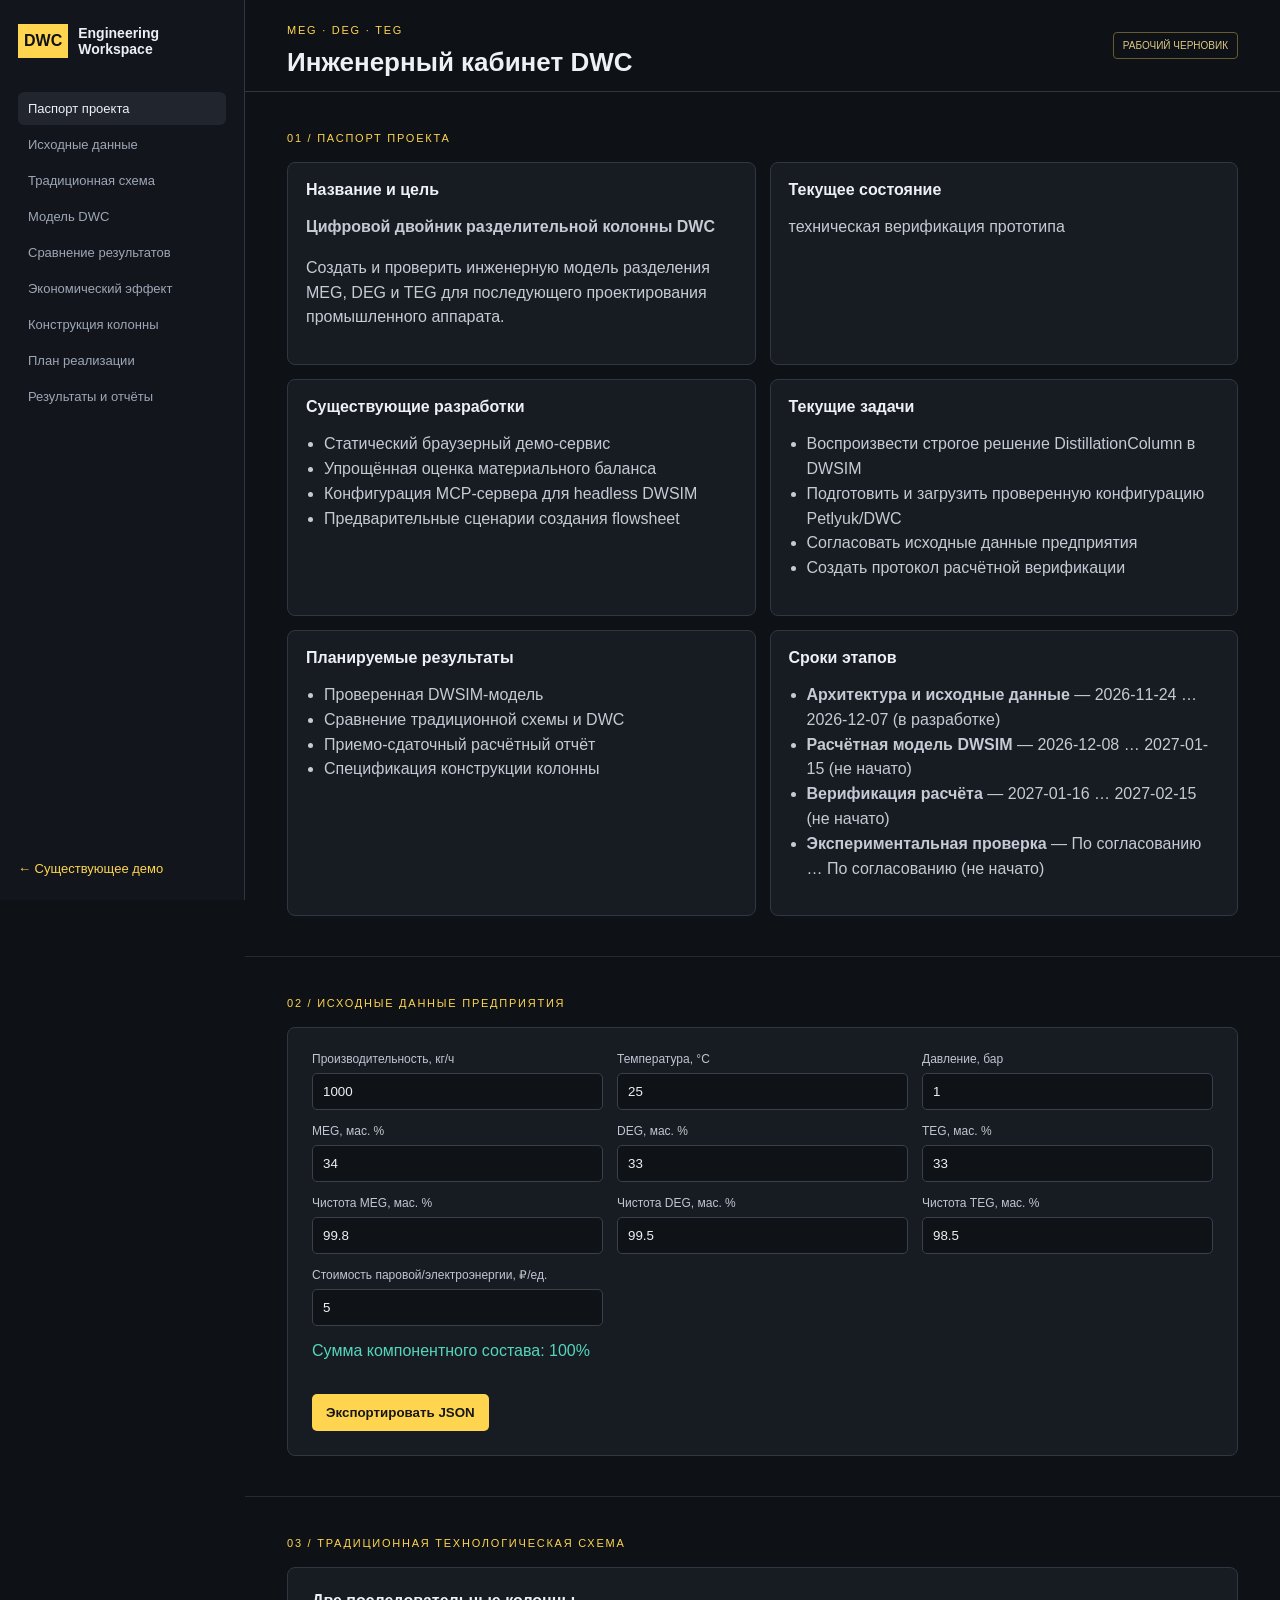
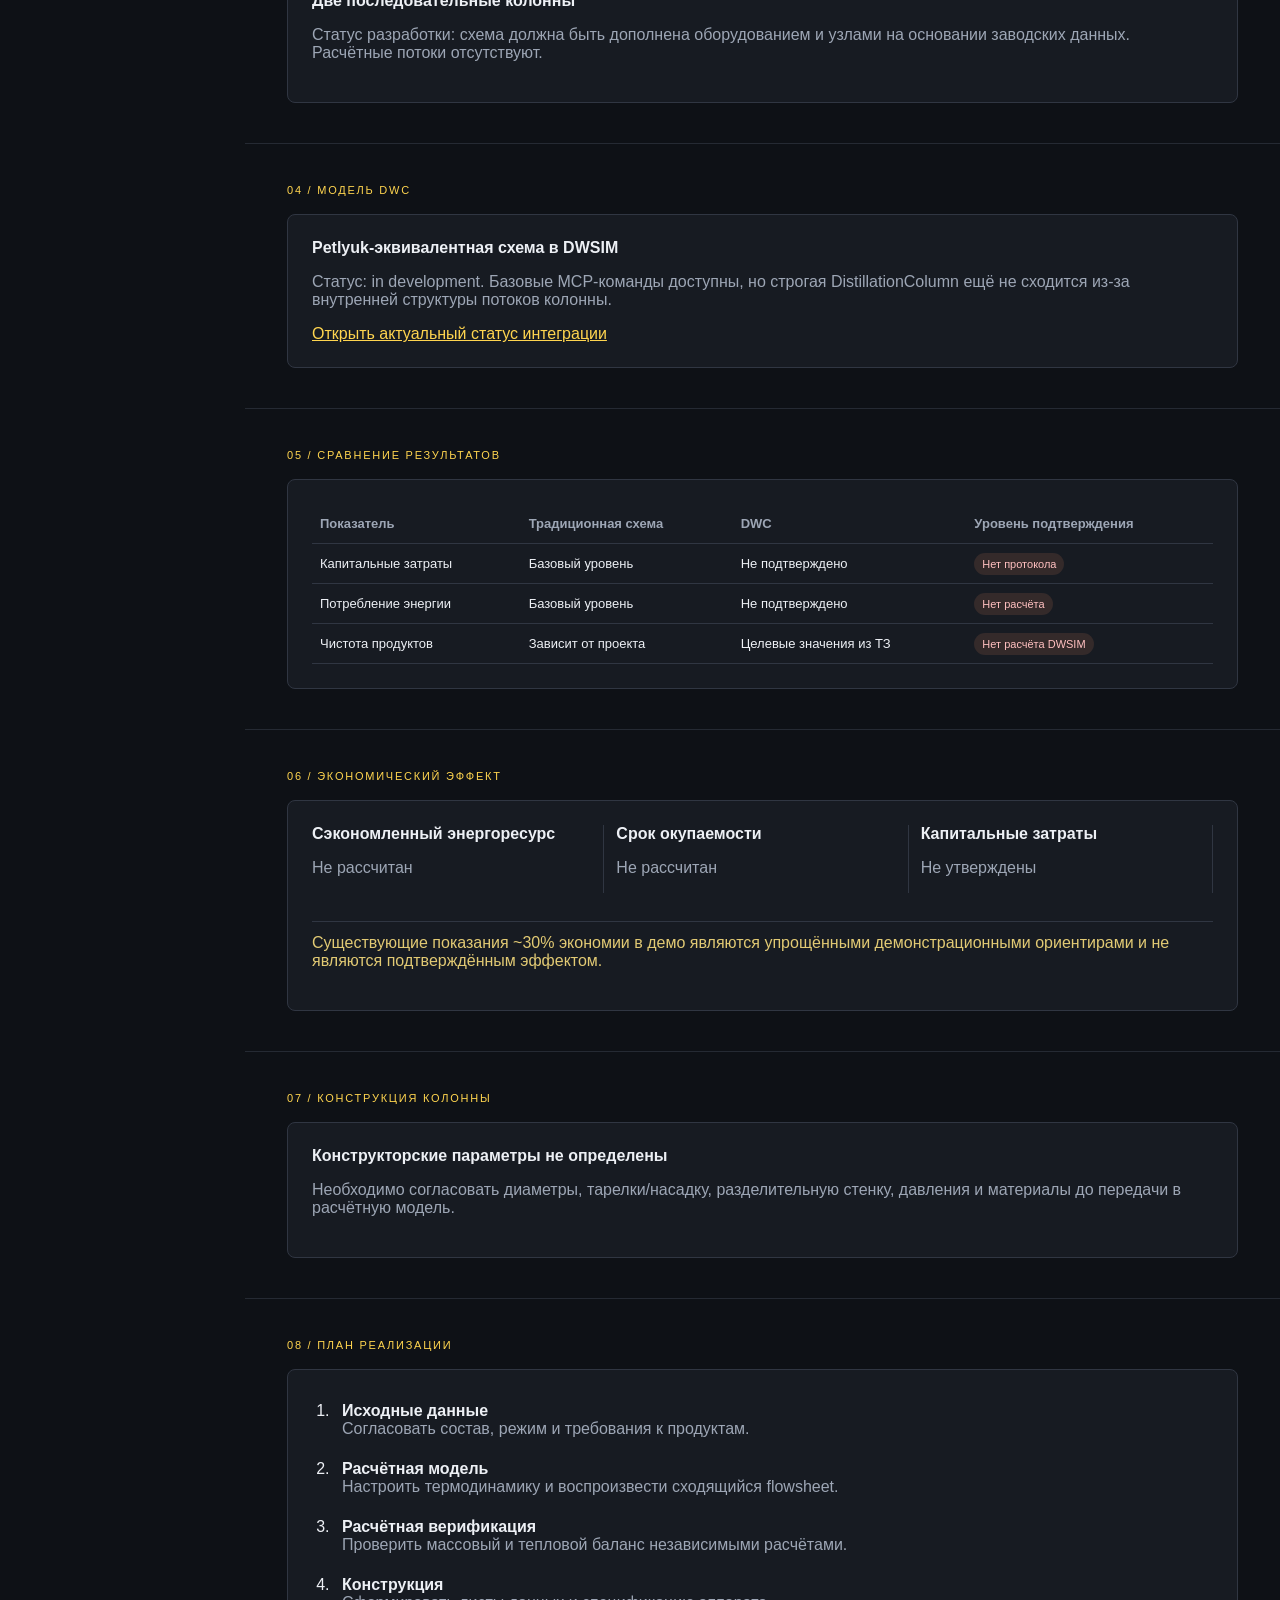
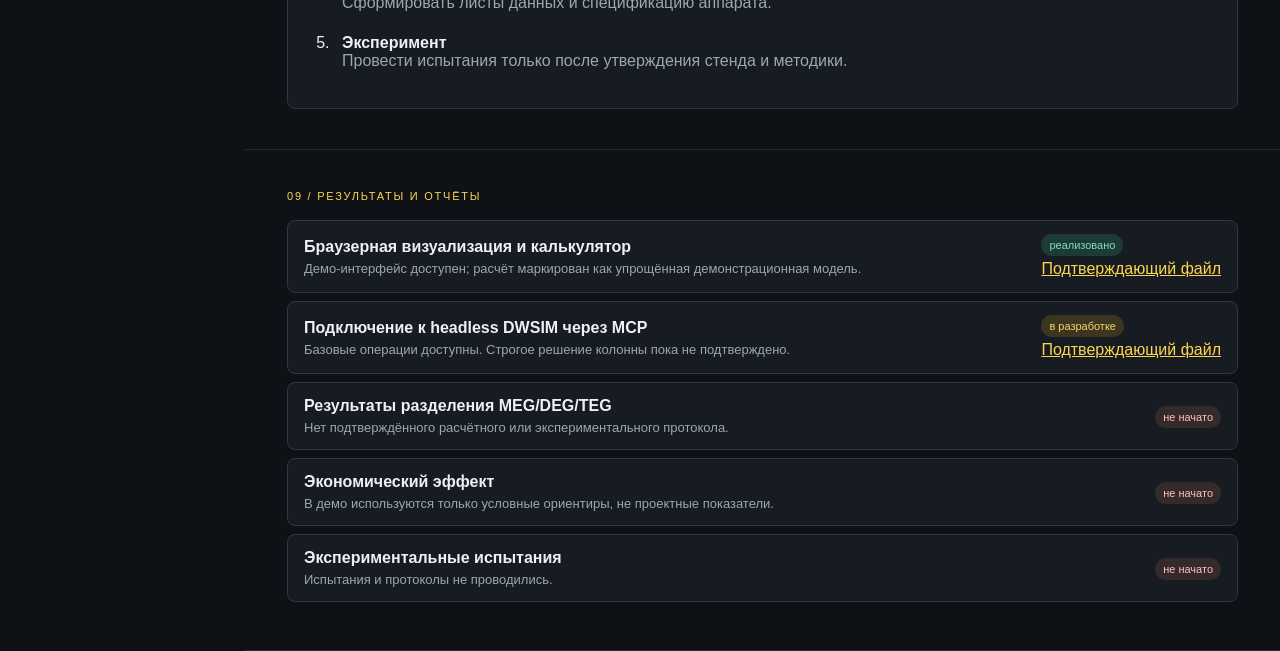
<file: engineering.html>
<!doctype html>
<html lang="ru">
<head>
  <meta charset="utf-8">
  <meta name="viewport" content="width=device-width, initial-scale=1">
  <meta name="theme-color" content="#111318">
  <title>DWC Engineering Workspace</title>
  <link rel="stylesheet" href="css/workspace.css">
  <script src="js/engineering.js" defer></script>
</head>
<body>
  <aside class="sidebar">
    <a class="brand" href="engineering.html"><span>DWC</span><strong>Engineering<br>Workspace</strong></a>
    <nav aria-label="Разделы инженерного кабинета">
      <a href="#passport" class="active">Паспорт проекта</a>
      <a href="#inputs">Исходные данные</a>
      <a href="#traditional">Традиционная схема</a>
      <a href="#dwc">Модель DWC</a>
      <a href="#comparison">Сравнение результатов</a>
      <a href="#economics">Экономический эффект</a>
      <a href="#construction">Конструкция колонны</a>
      <a href="#roadmap">План реализации</a>
      <a href="#reports">Результаты и отчёты</a>
    </nav>
    <a class="demo-link" href="index.html">← Существующее демо</a>
  </aside>
  <main>
    <header class="topbar">
      <div><p>MEG · DEG · TEG</p><h1>Инженерный кабинет DWC</h1></div>
      <span class="confidential">РАБОЧИЙ ЧЕРНОВИК</span>
    </header>

    <section id="passport" class="section">
      <p class="eyebrow">01 / ПАСПОРТ ПРОЕКТА</p>
      <div id="passport-content" class="passport-grid"></div>
    </section>

    <section id="inputs" class="section">
      <p class="eyebrow">02 / ИСХОДНЫЕ ДАННЫЕ ПРЕДПРИЯТИЯ</p>
      <div class="panel">
        <form id="input-form" novalidate>
          <div class="form-grid">
            <label>Производительность, кг/ч<input name="flow" type="number" min="0.01" step="any" value="1000" required></label>
            <label>Температура, °C<input name="temperature" type="number" step="any" value="25" required></label>
            <label>Давление, бар<input name="pressure" type="number" min="0.01" step="any" value="1" required></label>
            <label>MEG, мас. %<input name="meg" type="number" min="0" max="100" step="any" value="34" required></label>
            <label>DEG, мас. %<input name="deg" type="number" min="0" max="100" step="any" value="33" required></label>
            <label>TEG, мас. %<input name="teg" type="number" min="0" max="100" step="any" value="33" required></label>
            <label>Чистота MEG, мас. %<input name="purityMeg" type="number" min="1" max="100" step="any" value="99.8" required></label>
            <label>Чистота DEG, мас. %<input name="purityDeg" type="number" min="1" max="100" step="any" value="99.5" required></label>
            <label>Чистота TEG, мас. %<input name="purityTeg" type="number" min="1" max="100" step="any" value="98.5" required></label>
            <label>Стоимость паровой/электроэнергии, ₽/ед.<input name="energyCost" type="number" min="0" step="any" value="5" required></label>
          </div>
          <p id="input-error" class="error" role="alert" hidden></p>
          <p class="composition-check" id="composition-check"></p>
          <button class="button" type="submit">Экспортировать JSON</button>
        </form>
      </div>
    </section>

    <section id="traditional" class="section"><p class="eyebrow">03 / ТРАДИЦИОННАЯ ТЕХНОЛОГИЧЕСКАЯ СХЕМА</p><div class="panel placeholder"><strong>Две последовательные колонны</strong><p>Статус разработки: схема должна быть дополнена оборудованием и узлами на основании заводских данных. Расчётные потоки отсутствуют.</p></div></section>
    <section id="dwc" class="section"><p class="eyebrow">04 / МОДЕЛЬ DWC</p><div class="panel placeholder"><strong>Petlyuk-эквивалентная схема в DWSIM</strong><p>Статус: in development. Базовые MCP-команды доступны, но строгая DistillationColumn ещё не сходится из-за внутренней структуры потоков колонны.</p><a href="STATUS.md">Открыть актуальный статус интеграции</a></div></section>
    <section id="comparison" class="section"><p class="eyebrow">05 / СРАВНЕНИЕ РЕЗУЛЬТАТОВ</p><div class="panel"><table><thead><tr><th>Показатель</th><th>Традиционная схема</th><th>DWC</th><th>Уровень подтверждения</th></tr></thead><tbody><tr><td>Капитальные затраты</td><td>Базовый уровень</td><td>Не подтверждено</td><td><span class="badge unconfirmed">Нет протокола</span></td></tr><tr><td>Потребление энергии</td><td>Базовый уровень</td><td>Не подтверждено</td><td><span class="badge unconfirmed">Нет расчёта</span></td></tr><tr><td>Чистота продуктов</td><td>Зависит от проекта</td><td>Целевые значения из ТЗ</td><td><span class="badge unconfirmed">Нет расчёта DWSIM</span></td></tr></tbody></table></div></section>
    <section id="economics" class="section"><p class="eyebrow">06 / ЭКОНОМИЧЕСКИЙ ЭФФЕКТ</p><div class="panel economics"><div><strong>Сэкономленный энергоресурс</strong><p>Не рассчитан</p></div><div><strong>Срок окупаемости</strong><p>Не рассчитан</p></div><div><strong>Капитальные затраты</strong><p>Не утверждены</p></div><p class="demo-note">Существующие показания ~30% экономии в демо являются упрощёнными демонстрационными ориентирами и не являются подтверждённым эффектом.</p></div></section>
    <section id="construction" class="section"><p class="eyebrow">07 / КОНСТРУКЦИЯ КОЛОННЫ</p><div class="panel placeholder"><strong>Конструкторские параметры не определены</strong><p>Необходимо согласовать диаметры, тарелки/насадку, разделительную стенку, давления и материалы до передачи в расчётную модель.</p></div></section>
    <section id="roadmap" class="section"><p class="eyebrow">08 / ПЛАН РЕАЛИЗАЦИИ</p><div class="panel"><ol class="timeline"><li><strong>Исходные данные</strong><span>Согласовать состав, режим и требования к продуктам.</span></li><li><strong>Расчётная модель</strong><span>Настроить термодинамику и воспроизвести сходящийся flowsheet.</span></li><li><strong>Расчётная верификация</strong><span>Проверить массовый и тепловой баланс независимыми расчётами.</span></li><li><strong>Конструкция</strong><span>Сформировать листы данных и спецификацию аппарата.</span></li><li><strong>Эксперимент</strong><span>Провести испытания только после утверждения стенда и методики.</span></li></ol></div></section>
    <section id="reports" class="section"><p class="eyebrow">09 / РЕЗУЛЬТАТЫ И ОТЧЁТЫ</p><div id="results-list" class="results-list"></div></section>
  </main>
</body>
</html>
</file>
<file: css/workspace.css>
:root { color-scheme: dark; --bg:#0e1116; --panel:#171b22; --line:#303642; --text:#edf0f5; --muted:#9da6b5; --yellow:#ffd54f; --cyan:#54d6bd; --red:#ff7a7a; }
* { box-sizing:border-box; }
html { scroll-behavior:smooth; }
body { margin:0; background:var(--bg); color:var(--text); font-family:Inter,Segoe UI,Arial,sans-serif; }
.sidebar { position:fixed; inset:0 auto 0 0; width:245px; border-right:1px solid var(--line); background:#12161c; padding:24px 18px; display:flex; flex-direction:column; z-index:10; }
.brand { color:var(--text); text-decoration:none; display:flex; align-items:center; gap:10px; margin-bottom:34px; }
.brand span { background:var(--yellow); color:#111; padding:8px 6px; font-weight:900; }
.brand strong { font-size:14px; line-height:1.15; }
.sidebar nav { display:flex; flex-direction:column; gap:3px; }
.sidebar nav a { color:var(--muted); text-decoration:none; padding:9px 10px; border-radius:6px; font-size:13px; }
.sidebar nav a:hover,.sidebar nav a.active { color:var(--text); background:#20252e; }
.demo-link { margin-top:auto; color:var(--yellow); text-decoration:none; font-size:13px; }
main { margin-left:245px; }
.topbar { height:92px; border-bottom:1px solid var(--line); display:flex; align-items:center; justify-content:space-between; padding:0 42px; }
.topbar p,.eyebrow { color:var(--yellow); font-size:11px; letter-spacing:.16em; text-transform:uppercase; }
.topbar h1 { margin:4px 0 0; font-size:26px; }
.confidential { border:1px solid #665b32; color:#d9c985; border-radius:4px; padding:7px 9px; font-size:10px; }
.section { padding:40px 42px; border-bottom:1px solid #252a33; scroll-margin-top:20px; }
.eyebrow { margin:0 0 18px; }
.panel { background:var(--panel); border:1px solid var(--line); border-radius:8px; padding:24px; }
.passport-grid { display:grid; grid-template-columns:repeat(2,minmax(0,1fr)); gap:14px; }
.card { background:var(--panel); border:1px solid var(--line); border-radius:8px; padding:18px; }
.card h2 { margin:0 0 10px; font-size:16px; }.card p,.card li { color:#c5cad4; line-height:1.55; }.card ul { padding-left:18px; }
.form-grid { display:grid; grid-template-columns:repeat(3,minmax(0,1fr)); gap:14px; }
label { color:#bfc6d2; font-size:12px; } input { width:100%; margin-top:7px; background:#0f1318; border:1px solid #39404c; border-radius:5px; color:var(--text); padding:10px; }
.button { margin-top:18px; border:0; border-radius:5px; background:var(--yellow); color:#171717; padding:11px 14px; font-weight:800; cursor:pointer; }
.error { color:var(--red); }.composition-check { color:var(--cyan); }
.placeholder strong { display:block; margin-bottom:8px; }.placeholder p { color:var(--muted); }.placeholder a { color:var(--yellow); }
table { width:100%; border-collapse:collapse; } th,td { border-bottom:1px solid var(--line); padding:12px 8px; text-align:left; font-size:13px; } th { color:var(--muted); }
.badge { border-radius:20px; padding:5px 8px; font-size:11px; }.badge.unconfirmed { background:#342a2a; color:#ffc0c0; }.badge.implemented { background:#1d3b34; color:#80dbc7; }.badge.work { background:#3c3520; color:#f2d56b; }
.economics { display:grid; grid-template-columns:repeat(3,1fr); gap:12px; }.economics div { border-right:1px solid var(--line); }.economics p { color:var(--muted); }.demo-note { grid-column:1/-1; color:#e2ca74!important; border-top:1px solid var(--line); padding-top:12px; }
.timeline { margin:0; padding-left:22px; }.timeline li { padding:8px 0 14px 8px; }.timeline strong { display:block; }.timeline span { color:var(--muted); }
.result-row { background:var(--panel); border:1px solid var(--line); border-radius:8px; padding:14px 16px; margin-bottom:8px; display:flex; justify-content:space-between; align-items:center; }.result-row p { margin:5px 0 0; color:var(--muted); font-size:13px; }.result-row a { color:var(--yellow); }
@media (max-width:900px){ .sidebar{position:static;width:auto;height:auto}.sidebar nav{display:grid;grid-template-columns:repeat(2,1fr)} main{margin-left:0}.demo-link{margin-top:15px}.passport-grid,.form-grid{grid-template-columns:1fr 1fr}.topbar{padding:0 20px}.section{padding:30px 20px} }
@media (max-width:560px){ .sidebar nav,.passport-grid,.form-grid,.economics{grid-template-columns:1fr}.economics div{border-right:0}.topbar{height:auto;padding:18px 20px}.confidential{display:none}.result-row{align-items:flex-start;gap:10px} }
</file>
